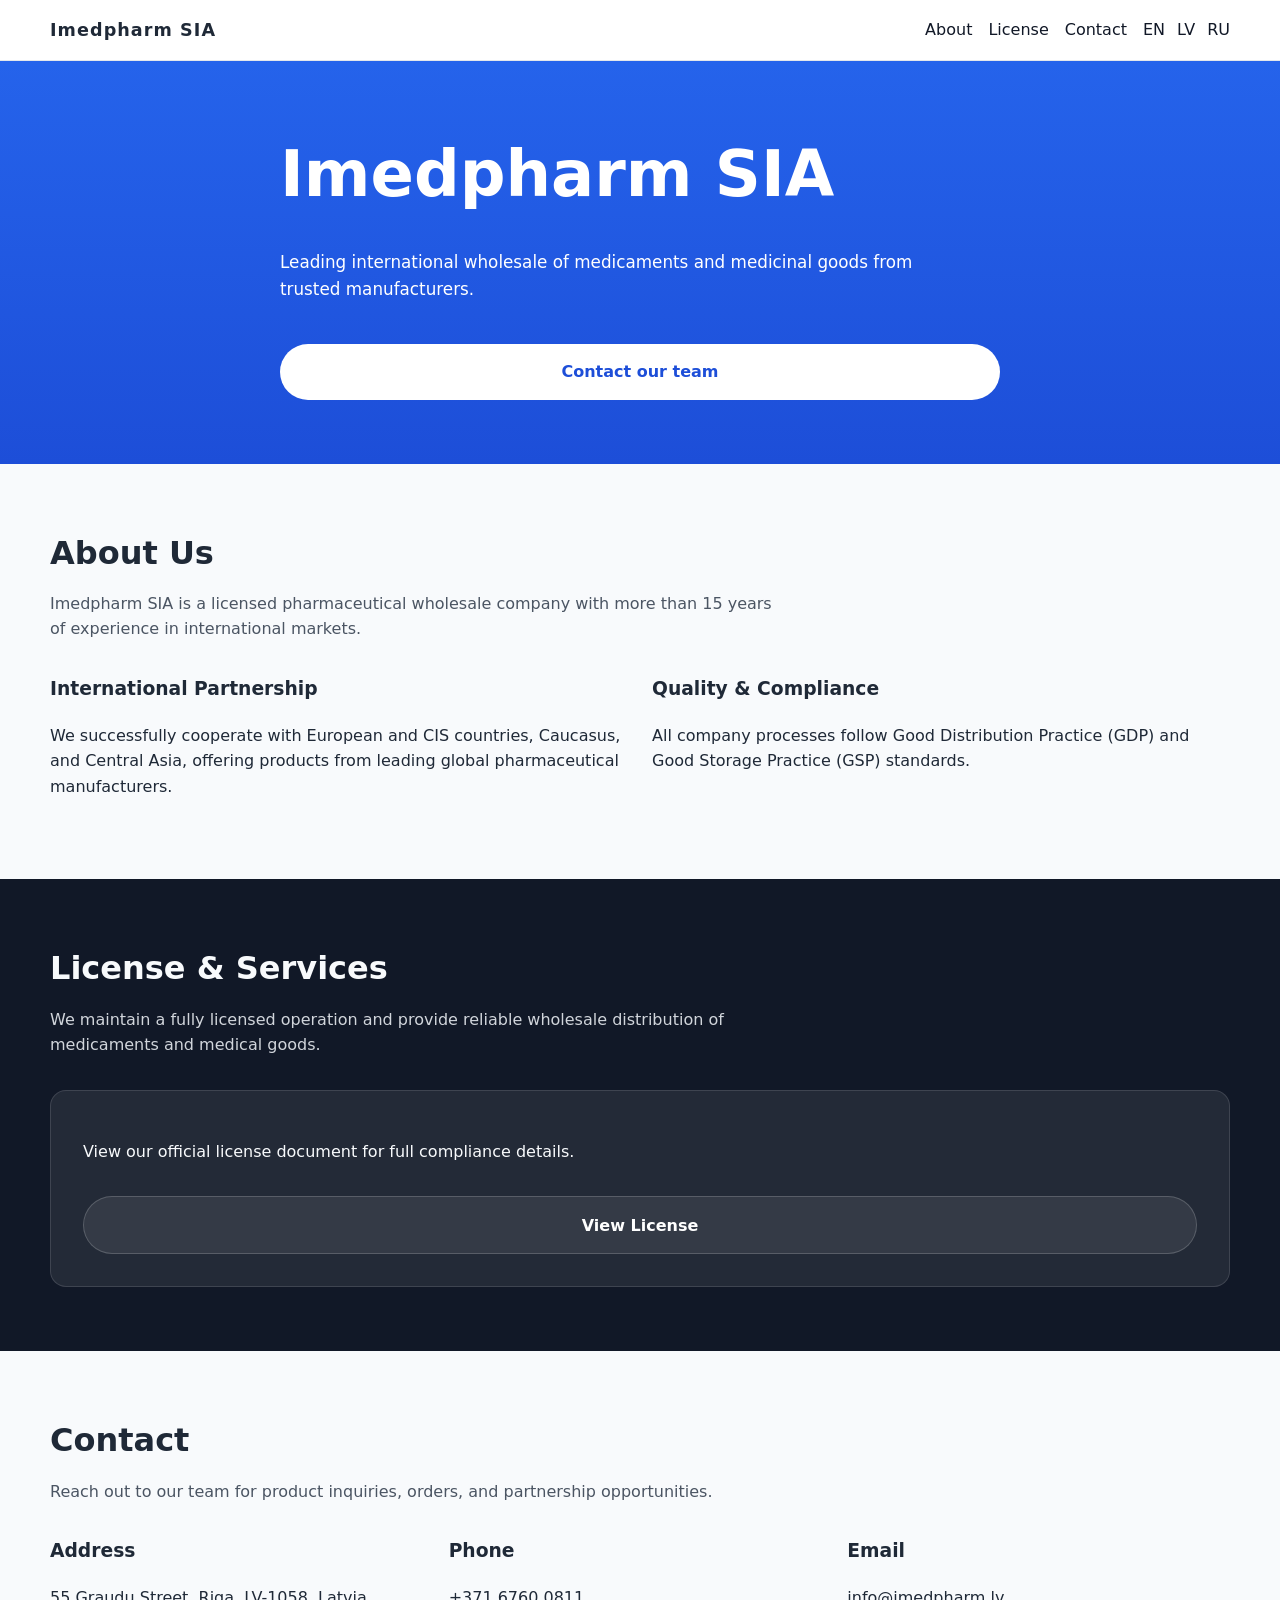
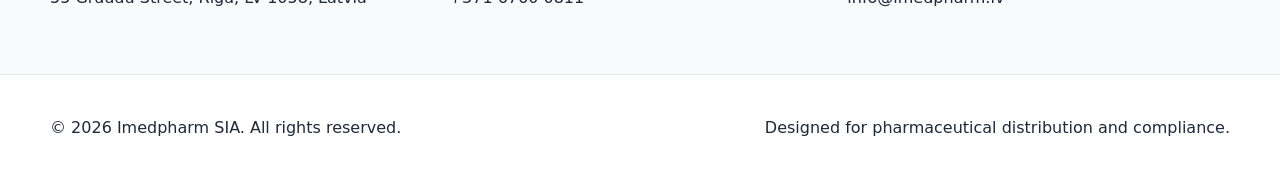
<file: index.html>
<!DOCTYPE html>
<html lang="en">
<head>
  <meta charset="UTF-8" />
  <meta name="viewport" content="width=device-width, initial-scale=1.0" />
  <title>Imedpharm SIA | Pharmaceutical Wholesale</title>
  <link rel="stylesheet" href="styles.css" />
</head>
<body>
  <header class="site-header">
    <div class="container header-inner">
      <a class="brand" href="#home">Imedpharm SIA</a>
      <button class="menu-toggle" aria-expanded="false" aria-label="Open navigation menu">Menu</button>
      <nav class="site-nav" aria-label="Primary navigation">
        <ul>
          <li><a href="#about">About</a></li>
          <li><a href="#license">License</a></li>
          <li><a href="#contact">Contact</a></li>
          <li class="language-switch">
            <a href="index.html">EN</a>
            <a href="lv.html">LV</a>
            <a href="ru.html">RU</a>
          </li>
        </ul>
      </nav>
    </div>
  </header>

  <main>
    <section class="hero" id="home">
      <div class="container hero-content">
        <h1>Imedpharm SIA</h1>
        <p>Leading international wholesale of medicaments and medicinal goods from trusted manufacturers.</p>
        <a class="button" href="#contact">Contact our team</a>
      </div>
    </section>

    <section class="section light-section" id="about">
      <div class="container">
        <div class="section-header">
          <h2>About Us</h2>
          <p>Imedpharm SIA is a licensed pharmaceutical wholesale company with more than 15 years of experience in international markets.</p>
        </div>
        <div class="grid-2">
          <div>
            <h3>International Partnership</h3>
            <p>We successfully cooperate with European and CIS countries, Caucasus, and Central Asia, offering products from leading global pharmaceutical manufacturers.</p>
          </div>
          <div>
            <h3>Quality & Compliance</h3>
            <p>All company processes follow Good Distribution Practice (GDP) and Good Storage Practice (GSP) standards.</p>
          </div>
        </div>
      </div>
    </section>

    <section class="section dark-section" id="license">
      <div class="container">
        <div class="section-header white">
          <h2>License & Services</h2>
          <p>We maintain a fully licensed operation and provide reliable wholesale distribution of medicaments and medical goods.</p>
        </div>
        <div class="license-card">
          <p>View our official license document for full compliance details.</p>
          <a class="button button-secondary" href="https://imedpharm.lv/uploads/images/l.png" target="_blank" rel="noreferrer">View License</a>
        </div>
      </div>
    </section>

    <section class="section light-section" id="contact">
      <div class="container">
        <div class="section-header">
          <h2>Contact</h2>
          <p>Reach out to our team for product inquiries, orders, and partnership opportunities.</p>
        </div>
        <div class="contact-grid">
          <div>
            <h3>Address</h3>
            <p>55 Graudu Street, Riga, LV-1058, Latvia</p>
          </div>
          <div>
            <h3>Phone</h3>
            <p>+371 6760 0811</p>
          </div>
          <div>
            <h3>Email</h3>
            <p><a href="mailto:info@imedpharm.lv">info@imedpharm.lv</a></p>
          </div>
        </div>
      </div>
    </section>
  </main>

  <footer class="site-footer">
    <div class="container footer-inner">
      <p>© 2026 Imedpharm SIA. All rights reserved.</p>
      <p>Designed for pharmaceutical distribution and compliance.</p>
    </div>
  </footer>

  <script src="script.js"></script>
</body>
</html>
</file>
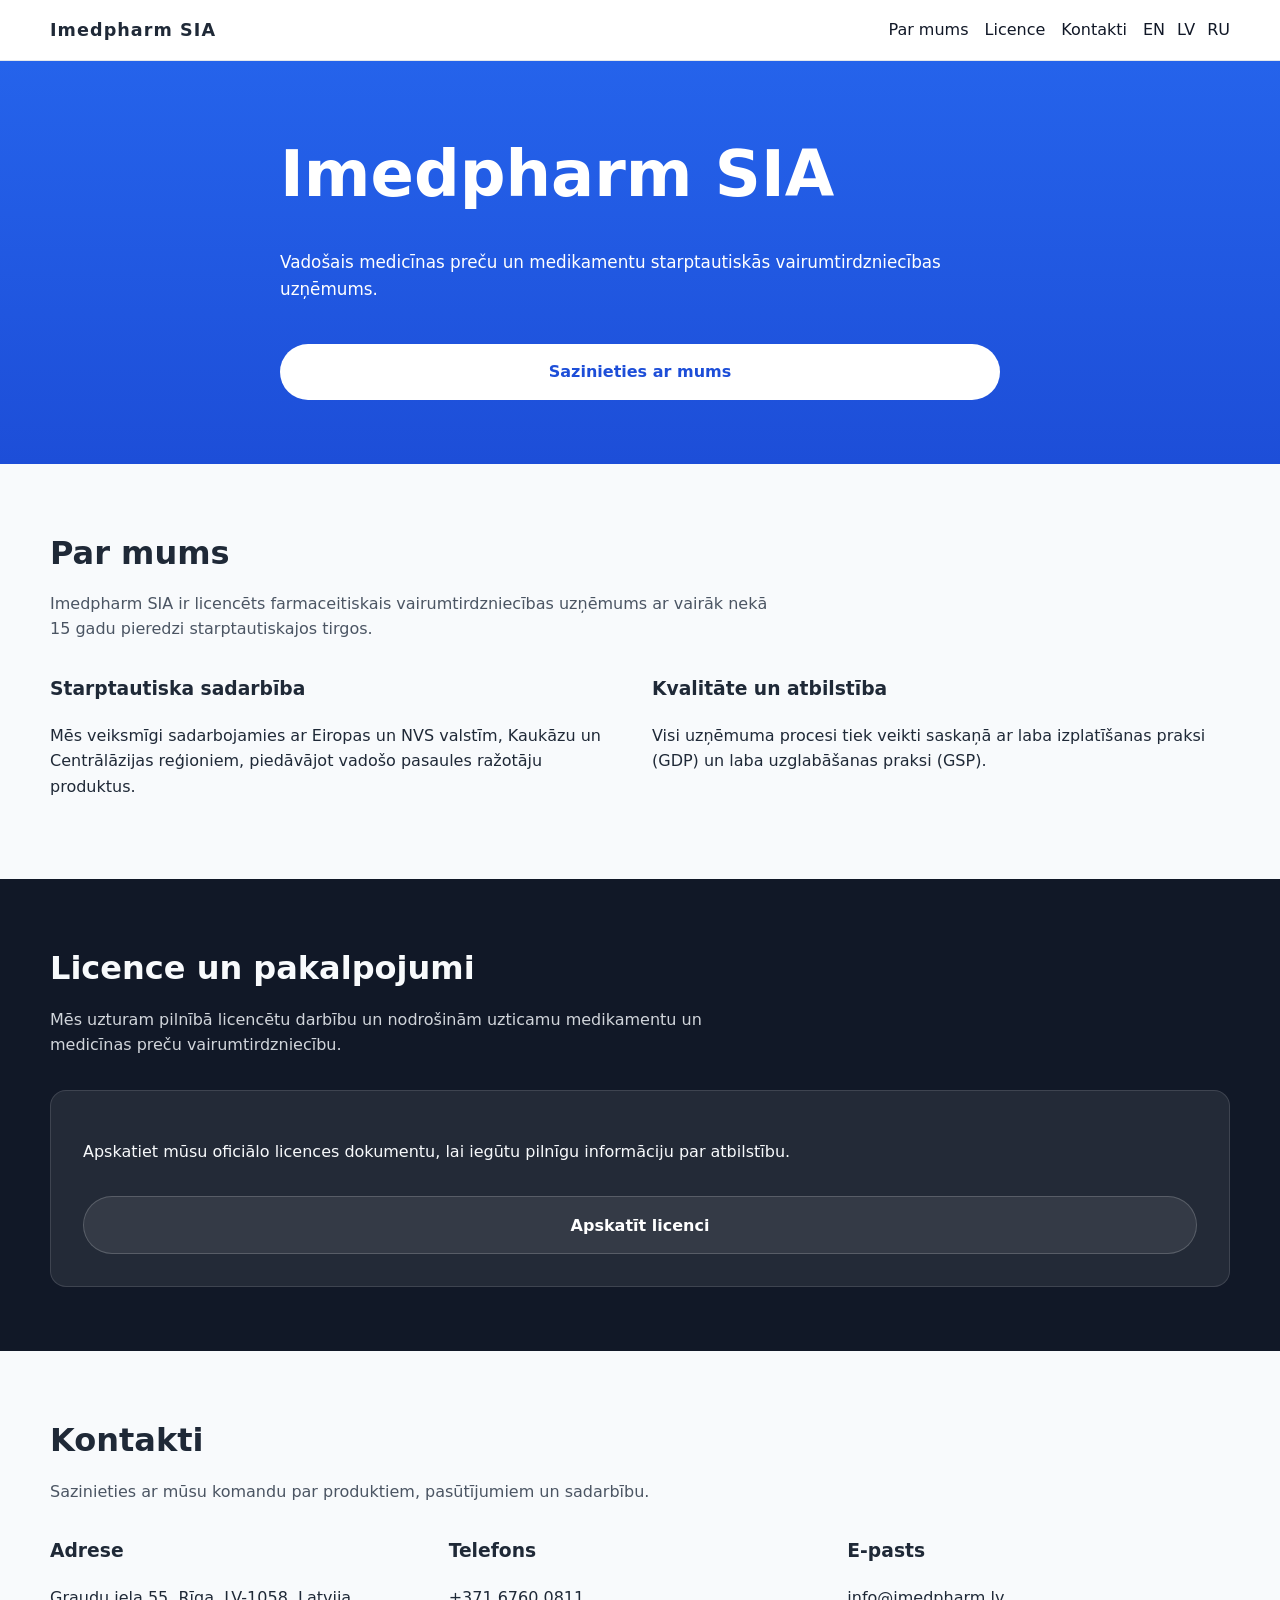
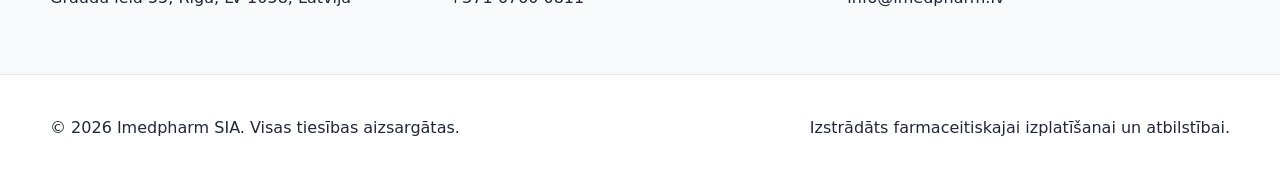
<file: lv.html>
<!DOCTYPE html>
<html lang="lv">
<head>
  <meta charset="UTF-8" />
  <meta name="viewport" content="width=device-width, initial-scale=1.0" />
  <title>Imedpharm SIA | Farmaceitiskais vairumtirdzniecība</title>
  <link rel="stylesheet" href="styles.css" />
</head>
<body>
  <header class="site-header">
    <div class="container header-inner">
      <a class="brand" href="#home">Imedpharm SIA</a>
      <button class="menu-toggle" aria-expanded="false" aria-label="Open navigation menu">Menu</button>
      <nav class="site-nav" aria-label="Primary navigation">
        <ul>
          <li><a href="#about">Par mums</a></li>
          <li><a href="#license">Licence</a></li>
          <li><a href="#contact">Kontakti</a></li>
          <li class="language-switch">
            <a href="index.html">EN</a>
            <a href="lv.html">LV</a>
            <a href="ru.html">RU</a>
          </li>
        </ul>
      </nav>
    </div>
  </header>

  <main>
    <section class="hero" id="home">
      <div class="container hero-content">
        <h1>Imedpharm SIA</h1>
        <p>Vadošais medicīnas preču un medikamentu starptautiskās vairumtirdzniecības uzņēmums.</p>
        <a class="button" href="#contact">Sazinieties ar mums</a>
      </div>
    </section>

    <section class="section light-section" id="about">
      <div class="container">
        <div class="section-header">
          <h2>Par mums</h2>
          <p>Imedpharm SIA ir licencēts farmaceitiskais vairumtirdzniecības uzņēmums ar vairāk nekā 15 gadu pieredzi starptautiskajos tirgos.</p>
        </div>
        <div class="grid-2">
          <div>
            <h3>Starptautiska sadarbība</h3>
            <p>Mēs veiksmīgi sadarbojamies ar Eiropas un NVS valstīm, Kaukāzu un Centrālāzijas reģioniem, piedāvājot vadošo pasaules ražotāju produktus.</p>
          </div>
          <div>
            <h3>Kvalitāte un atbilstība</h3>
            <p>Visi uzņēmuma procesi tiek veikti saskaņā ar laba izplatīšanas praksi (GDP) un laba uzglabāšanas praksi (GSP).</p>
          </div>
        </div>
      </div>
    </section>

    <section class="section dark-section" id="license">
      <div class="container">
        <div class="section-header white">
          <h2>Licence un pakalpojumi</h2>
          <p>Mēs uzturam pilnībā licencētu darbību un nodrošinām uzticamu medikamentu un medicīnas preču vairumtirdzniecību.</p>
        </div>
        <div class="license-card">
          <p>Apskatiet mūsu oficiālo licences dokumentu, lai iegūtu pilnīgu informāciju par atbilstību.</p>
          <a class="button button-secondary" href="https://imedpharm.lv/uploads/images/l.png" target="_blank" rel="noreferrer">Apskatīt licenci</a>
        </div>
      </div>
    </section>

    <section class="section light-section" id="contact">
      <div class="container">
        <div class="section-header">
          <h2>Kontakti</h2>
          <p>Sazinieties ar mūsu komandu par produktiem, pasūtījumiem un sadarbību.</p>
        </div>
        <div class="contact-grid">
          <div>
            <h3>Adrese</h3>
            <p>Graudu iela 55, Rīga, LV-1058, Latvija</p>
          </div>
          <div>
            <h3>Telefons</h3>
            <p>+371 6760 0811</p>
          </div>
          <div>
            <h3>E-pasts</h3>
            <p><a href="mailto:info@imedpharm.lv">info@imedpharm.lv</a></p>
          </div>
        </div>
      </div>
    </section>
  </main>

  <footer class="site-footer">
    <div class="container footer-inner">
      <p>© 2026 Imedpharm SIA. Visas tiesības aizsargātas.</p>
      <p>Izstrādāts farmaceitiskajai izplatīšanai un atbilstībai.</p>
    </div>
  </footer>

  <script src="script.js"></script>
</body>
</html>
</file>
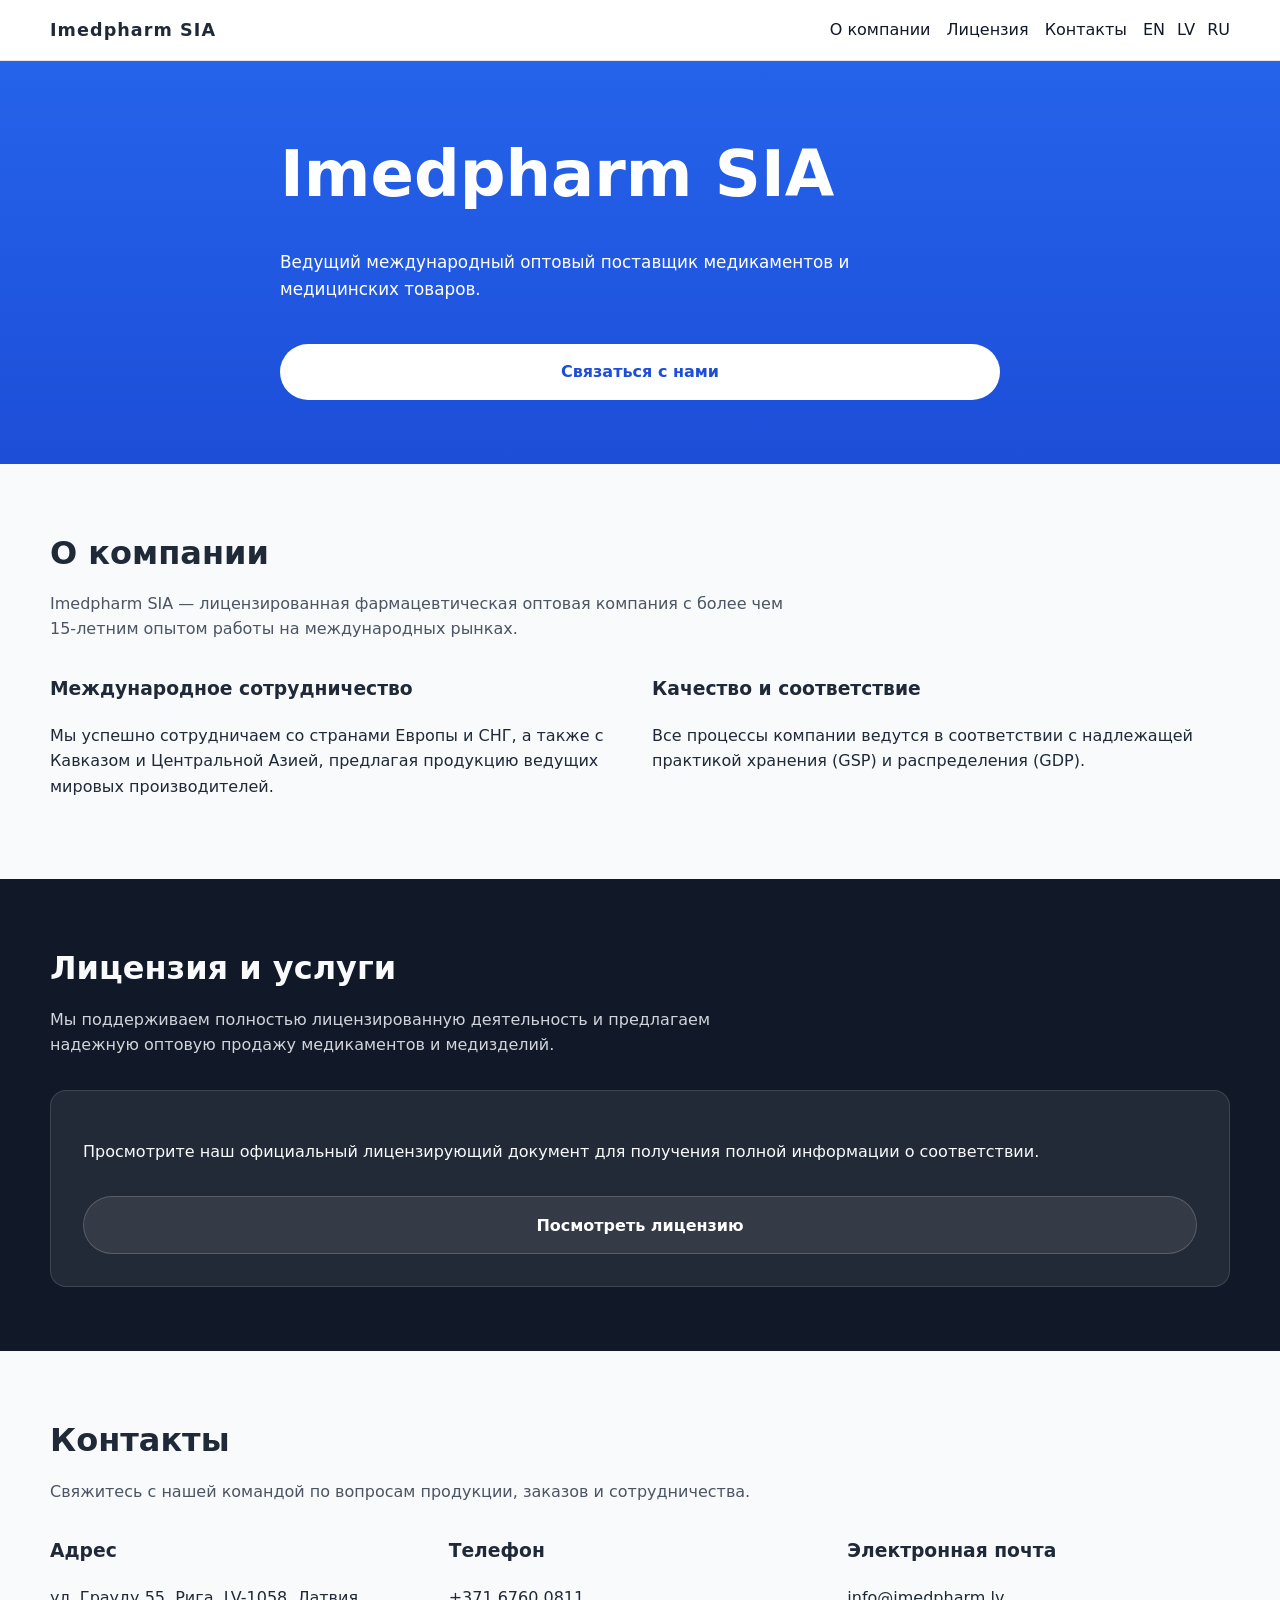
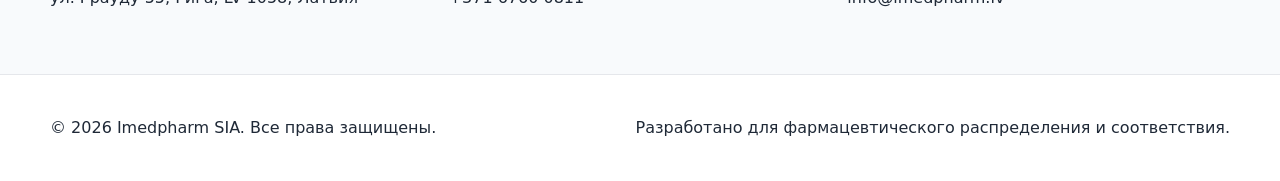
<file: ru.html>
<!DOCTYPE html>
<html lang="ru">
<head>
  <meta charset="UTF-8" />
  <meta name="viewport" content="width=device-width, initial-scale=1.0" />
  <title>Imedpharm SIA | Фармацевтическая оптовая торговля</title>
  <link rel="stylesheet" href="styles.css" />
</head>
<body>
  <header class="site-header">
    <div class="container header-inner">
      <a class="brand" href="#home">Imedpharm SIA</a>
      <button class="menu-toggle" aria-expanded="false" aria-label="Open navigation menu">Menu</button>
      <nav class="site-nav" aria-label="Primary navigation">
        <ul>
          <li><a href="#about">О компании</a></li>
          <li><a href="#license">Лицензия</a></li>
          <li><a href="#contact">Контакты</a></li>
          <li class="language-switch">
            <a href="index.html">EN</a>
            <a href="lv.html">LV</a>
            <a href="ru.html">RU</a>
          </li>
        </ul>
      </nav>
    </div>
  </header>

  <main>
    <section class="hero" id="home">
      <div class="container hero-content">
        <h1>Imedpharm SIA</h1>
        <p>Ведущий международный оптовый поставщик медикаментов и медицинских товаров.</p>
        <a class="button" href="#contact">Связаться с нами</a>
      </div>
    </section>

    <section class="section light-section" id="about">
      <div class="container">
        <div class="section-header">
          <h2>О компании</h2>
          <p>Imedpharm SIA — лицензированная фармацевтическая оптовая компания с более чем 15-летним опытом работы на международных рынках.</p>
        </div>
        <div class="grid-2">
          <div>
            <h3>Международное сотрудничество</h3>
            <p>Мы успешно сотрудничаем со странами Европы и СНГ, а также с Кавказом и Центральной Азией, предлагая продукцию ведущих мировых производителей.</p>
          </div>
          <div>
            <h3>Качество и соответствие</h3>
            <p>Все процессы компании ведутся в соответствии с надлежащей практикой хранения (GSP) и распределения (GDP).</p>
          </div>
        </div>
      </div>
    </section>

    <section class="section dark-section" id="license">
      <div class="container">
        <div class="section-header white">
          <h2>Лицензия и услуги</h2>
          <p>Мы поддерживаем полностью лицензированную деятельность и предлагаем надежную оптовую продажу медикаментов и медизделий.</p>
        </div>
        <div class="license-card">
          <p>Просмотрите наш официальный лицензирующий документ для получения полной информации о соответствии.</p>
          <a class="button button-secondary" href="https://imedpharm.lv/uploads/images/l.png" target="_blank" rel="noreferrer">Посмотреть лицензию</a>
        </div>
      </div>
    </section>

    <section class="section light-section" id="contact">
      <div class="container">
        <div class="section-header">
          <h2>Контакты</h2>
          <p>Свяжитесь с нашей командой по вопросам продукции, заказов и сотрудничества.</p>
        </div>
        <div class="contact-grid">
          <div>
            <h3>Адрес</h3>
            <p>ул. Грауду 55, Рига, LV-1058, Латвия</p>
          </div>
          <div>
            <h3>Телефон</h3>
            <p>+371 6760 0811</p>
          </div>
          <div>
            <h3>Электронная почта</h3>
            <p><a href="mailto:info@imedpharm.lv">info@imedpharm.lv</a></p>
          </div>
        </div>
      </div>
    </section>
  </main>

  <footer class="site-footer">
    <div class="container footer-inner">
      <p>© 2026 Imedpharm SIA. Все права защищены.</p>
      <p>Разработано для фармацевтического распределения и соответствия.</p>
    </div>
  </footer>

  <script src="script.js"></script>
</body>
</html>
</file>
<file: styles.css>
:root {
  color-scheme: light;
  font-family: Inter, system-ui, -apple-system, BlinkMacSystemFont, 'Segoe UI', sans-serif;
  line-height: 1.6;
  font-size: 16px;
  color: #1f2937;
  background: #f8fafc;
}

* {
  box-sizing: border-box;
}

body {
  margin: 0;
  min-height: 100vh;
}

a {
  color: inherit;
  text-decoration: none;
}

.container {
  width: min(1180px, calc(100% - 2rem));
  margin: 0 auto;
}

.site-header {
  background: #ffffff;
  border-bottom: 1px solid #e5e7eb;
  position: sticky;
  top: 0;
  z-index: 20;
}

.header-inner {
  display: flex;
  align-items: center;
  justify-content: space-between;
  gap: 1rem;
  padding: 1rem 0;
}

.brand {
  font-weight: 700;
  font-size: 1.1rem;
  letter-spacing: 0.06em;
}

.site-nav ul {
  display: flex;
  flex-wrap: wrap;
  gap: 1rem;
  align-items: center;
  list-style: none;
  margin: 0;
  padding: 0;
}

.site-nav a {
  color: #111827;
  transition: color 0.2s ease;
}

.site-nav a:hover,
.site-nav a:focus-visible {
  color: #2563eb;
}

.language-switch {
  display: flex;
  gap: 0.75rem;
}

.menu-toggle {
  display: none;
  border: 1px solid #d1d5db;
  background: #ffffff;
  color: #111827;
  padding: 0.65rem 0.9rem;
  border-radius: 0.5rem;
  cursor: pointer;
}

.hero {
  background: linear-gradient(180deg, #2563eb 0%, #1d4ed8 100%);
  color: #ffffff;
  padding: 5rem 0 4rem;
}

.hero-content {
  display: grid;
  gap: 1.5rem;
  max-width: 720px;
}

.hero h1 {
  margin: 0;
  font-size: clamp(2.5rem, 5vw, 4rem);
  line-height: 1.05;
}

.hero p {
  max-width: 42rem;
  font-size: 1.05rem;
}

.button {
  display: inline-flex;
  align-items: center;
  justify-content: center;
  padding: 0.95rem 1.5rem;
  border-radius: 999px;
  background: #ffffff;
  color: #1d4ed8;
  font-weight: 600;
  transition: transform 0.2s ease, box-shadow 0.2s ease;
}

.button:hover,
.button:focus-visible {
  transform: translateY(-1px);
  box-shadow: 0 12px 30px rgba(59, 130, 246, 0.12);
}

.button-secondary {
  background: rgba(255, 255, 255, 0.08);
  border: 1px solid rgba(255, 255, 255, 0.18);
  color: #ffffff;
}

.section {
  padding: 4rem 0;
}

.light-section {
  background: #f8fafc;
}

.dark-section {
  background: #111827;
  color: #f8fafc;
}

.section-header {
  max-width: 46rem;
  margin-bottom: 2rem;
}

.section-header h2 {
  margin: 0 0 0.75rem;
  font-size: 2rem;
}

.section-header p {
  margin: 0;
  color: #4b5563;
}

.section-header.white p {
  color: #d1d5db;
}

.grid-2 {
  display: grid;
  gap: 1.5rem;
  grid-template-columns: repeat(2, minmax(0, 1fr));
}

.grid-2 h3,
.contact-grid h3 {
  margin-top: 0;
}

.license-card,
.contact-grid {
  display: grid;
  gap: 1rem;
}

.license-card {
  padding: 2rem;
  border-radius: 1rem;
  background: rgba(255, 255, 255, 0.08);
  border: 1px solid rgba(255, 255, 255, 0.12);
}

.contact-grid {
  grid-template-columns: repeat(3, minmax(0, 1fr));
}

.contact-grid p,
.contact-grid a {
  margin: 0;
  color: inherit;
}

.site-footer {
  background: #ffffff;
  border-top: 1px solid #e5e7eb;
}

.footer-inner {
  display: flex;
  flex-wrap: wrap;
  gap: 1rem;
  align-items: center;
  justify-content: space-between;
  padding: 1.5rem 0;
}

@media (max-width: 800px) {
  .header-inner {
    flex-wrap: wrap;
  }

  .site-nav {
    width: 100%;
    display: none;
  }

  .site-nav.open {
    display: block;
  }

  .site-nav ul {
    flex-direction: column;
    align-items: flex-start;
  }

  .menu-toggle {
    display: inline-flex;
  }

  .grid-2,
  .contact-grid {
    grid-template-columns: 1fr;
  }
}

@media (max-width: 480px) {
  .hero {
    padding-top: 4rem;
  }

  .hero-content {
    gap: 1rem;
  }
}
</file>
